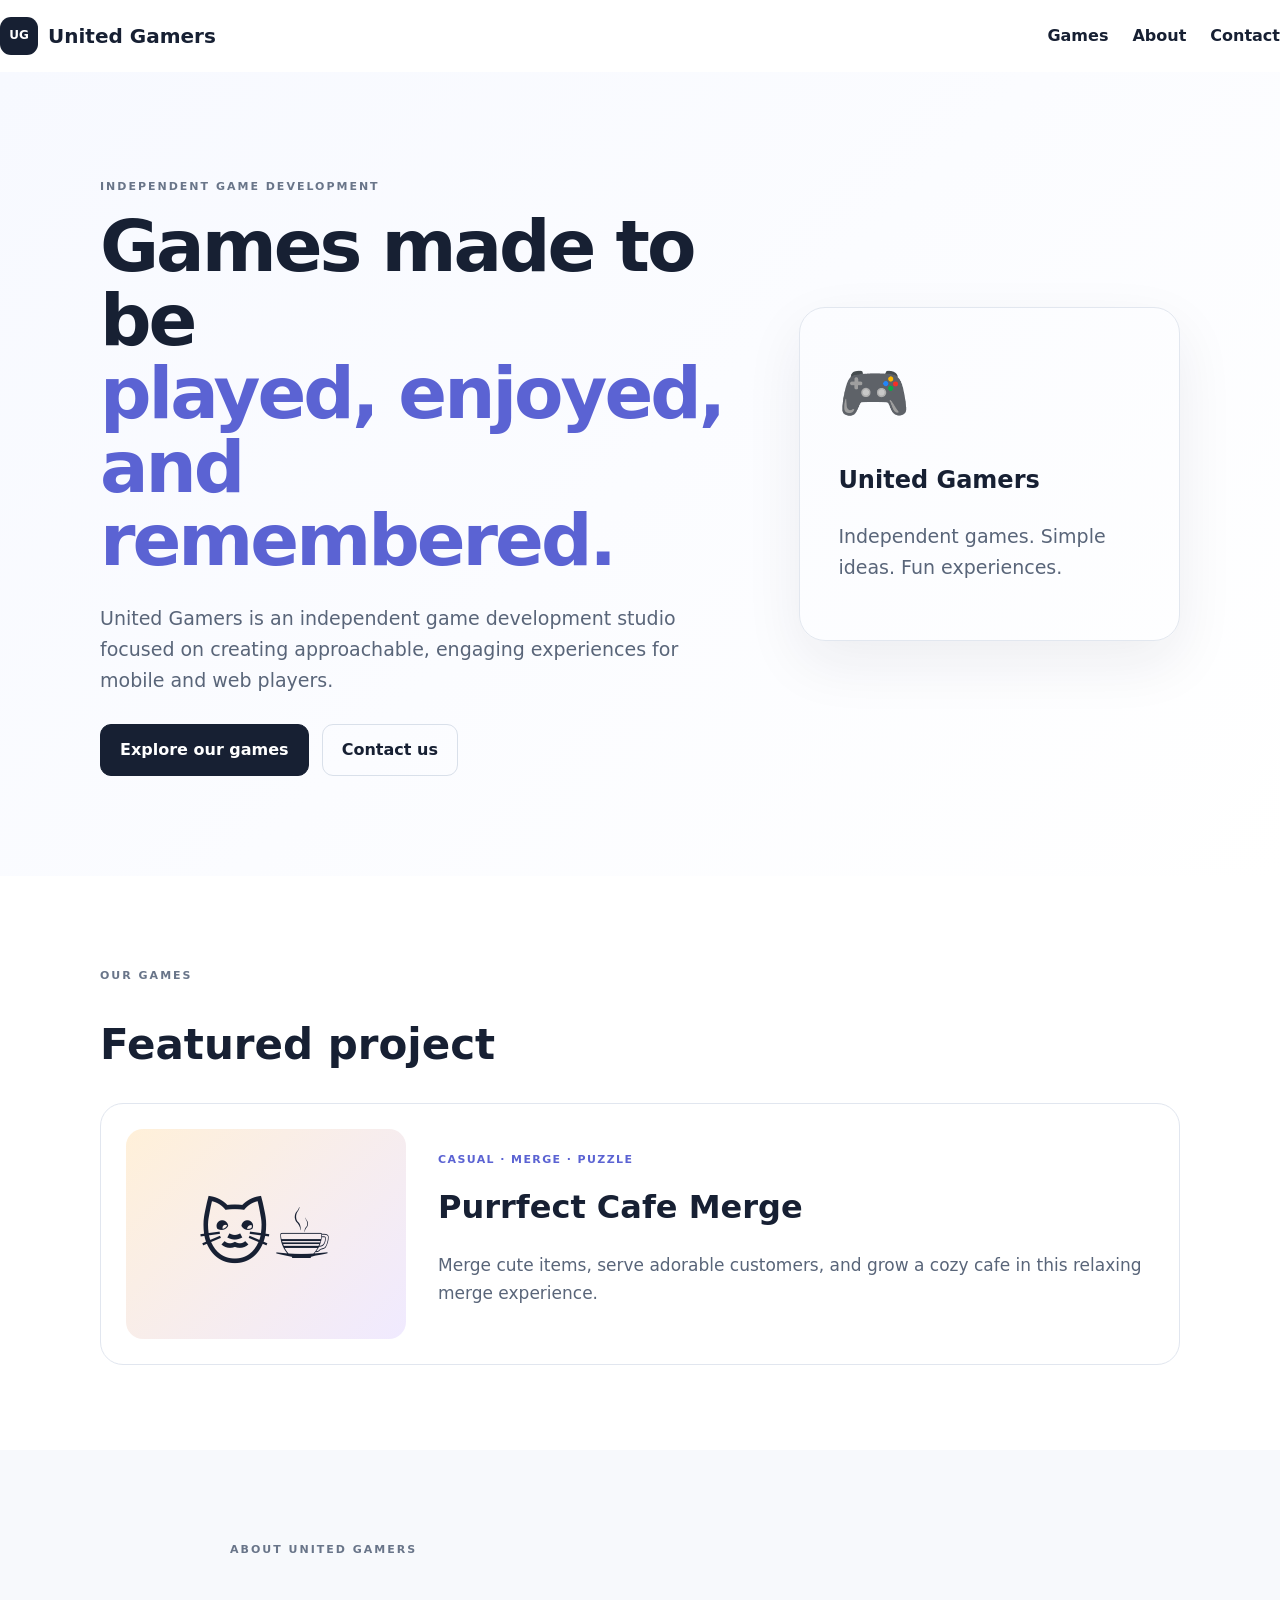
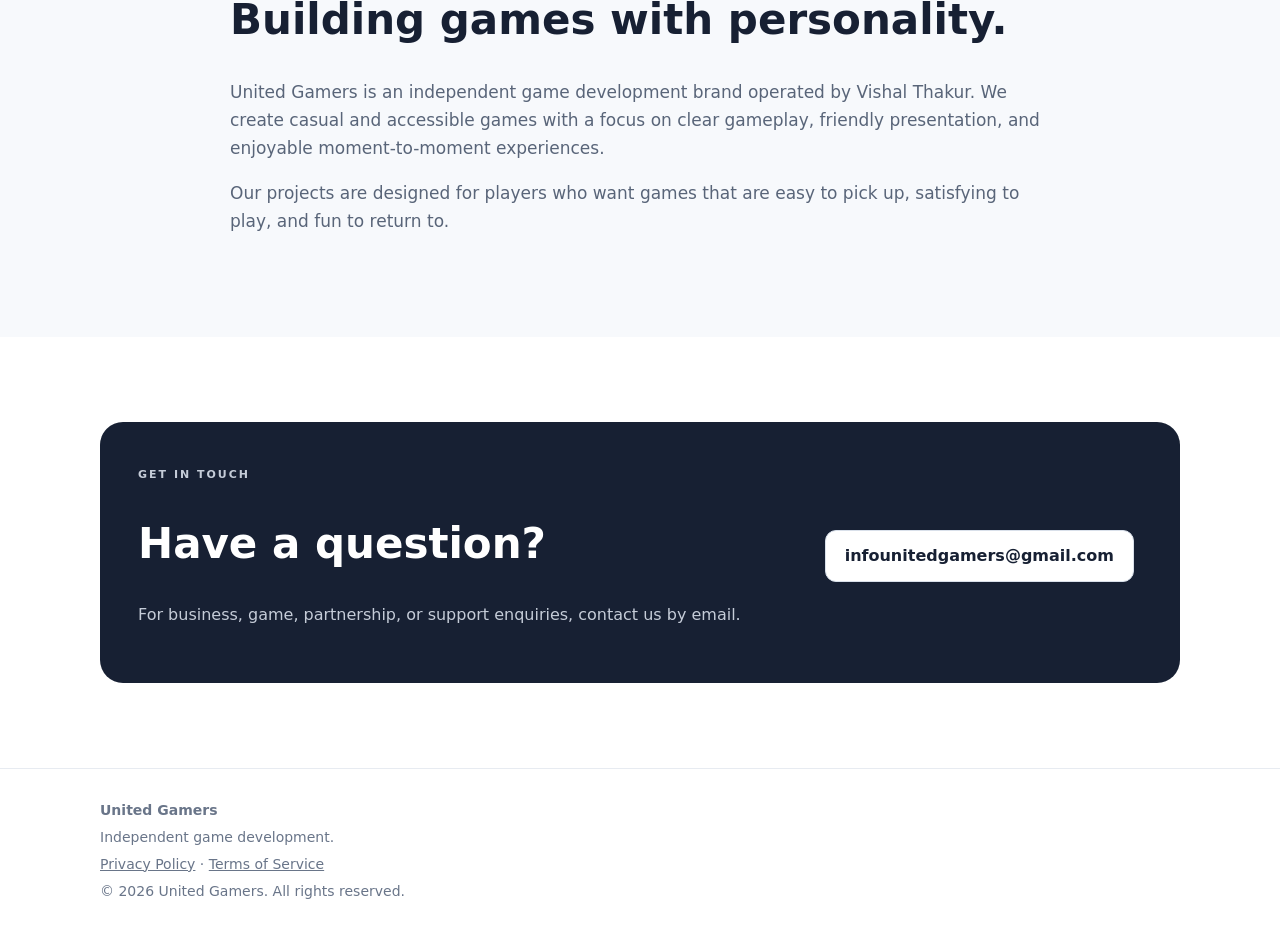
<file: index.html>
<!doctype html><html lang="en"><head><meta charset="utf-8"><meta name="viewport" content="width=device-width,initial-scale=1"><title>United Gamers — Independent Game Development</title><meta name="description" content="United Gamers is an independent game development studio creating engaging games for mobile and web players."><link rel="stylesheet" href="style.css"></head><body>
<header><nav class="nav"><a class="brand" href="index.html"><b>UG</b> United Gamers</a><div><a href="#games">Games</a><a href="#about">About</a><a href="#contact">Contact</a></div></nav></header>
<main>
<section class="hero"><div class="wrap grid"><div><small>INDEPENDENT GAME DEVELOPMENT</small><h1>Games made to be <em>played, enjoyed, and remembered.</em></h1><p>United Gamers is an independent game development studio focused on creating approachable, engaging experiences for mobile and web players.</p><a class="btn dark" href="#games">Explore our games</a> <a class="btn" href="mailto:infounitedgamers@gmail.com">Contact us</a></div><aside><div class="emoji">🎮</div><h2>United Gamers</h2><p>Independent games. Simple ideas. Fun experiences.</p></aside></div></section>
<section id="games" class="section"><div class="wrap"><small>OUR GAMES</small><h2>Featured project</h2><article class="card"><div class="art">🐱☕</div><div><strong>CASUAL · MERGE · PUZZLE</strong><h3>Purrfect Cafe Merge</h3><p>Merge cute items, serve adorable customers, and grow a cozy cafe in this relaxing merge experience.</p></div></article></div></section>
<section id="about" class="section pale"><div class="wrap narrow"><small>ABOUT UNITED GAMERS</small><h2>Building games with personality.</h2><p>United Gamers is an independent game development brand operated by Vishal Thakur. We create casual and accessible games with a focus on clear gameplay, friendly presentation, and enjoyable moment-to-moment experiences.</p><p>Our projects are designed for players who want games that are easy to pick up, satisfying to play, and fun to return to.</p></div></section>
<section id="contact" class="section"><div class="wrap contact"><div><small>GET IN TOUCH</small><h2>Have a question?</h2><p>For business, game, partnership, or support enquiries, contact us by email.</p></div><a class="btn light" href="mailto:infounitedgamers@gmail.com">infounitedgamers@gmail.com</a></div></section>
</main><footer><div class="wrap foot"><div><b>United Gamers</b><p>Independent game development.</p></div><div><a href="privacy.html">Privacy Policy</a> · <a href="terms.html">Terms of Service</a></div><p>© 2026 United Gamers. All rights reserved.</p></div></footer></body></html>
</file>
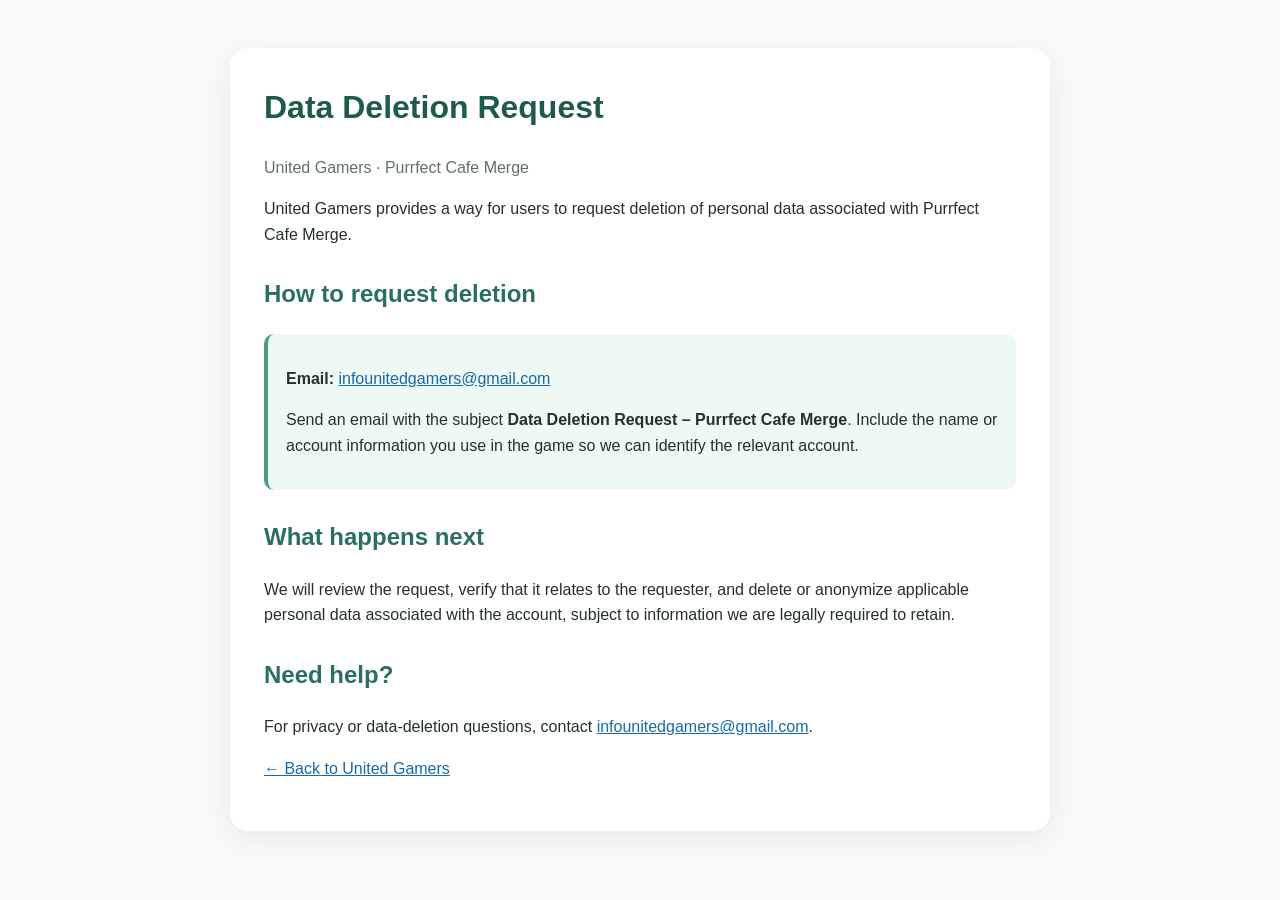
<file: data-deletion.html>
<!DOCTYPE html>
<html lang="en">
<head>
<meta charset="UTF-8">
<meta name="viewport" content="width=device-width, initial-scale=1.0">
<title>Data Deletion | United Gamers</title>
<style>
body{font-family:Arial,Helvetica,sans-serif;line-height:1.6;margin:0;background:#f7faf9;color:#24312d}
.wrap{max-width:820px;margin:0 auto;padding:48px 20px}
.card{background:#fff;border-radius:18px;padding:34px;box-shadow:0 8px 30px rgba(0,0,0,.07)}
h1{margin-top:0;color:#1f5b4d} h2{margin-top:28px;color:#2b6f60}
.box{background:#eef8f4;border-left:4px solid #4b9b84;padding:16px 18px;border-radius:10px}
a{color:#1769aa}.muted{color:#607069}
</style>
</head>
<body>
<div class="wrap"><div class="card">
<h1>Data Deletion Request</h1>
<p class="muted">United Gamers · Purrfect Cafe Merge</p>
<p>United Gamers provides a way for users to request deletion of personal data associated with Purrfect Cafe Merge.</p>
<h2>How to request deletion</h2>
<div class="box">
<p><strong>Email:</strong> <a href="mailto:infounitedgamers@gmail.com">infounitedgamers@gmail.com</a></p>
<p>Send an email with the subject <strong>Data Deletion Request – Purrfect Cafe Merge</strong>. Include the name or account information you use in the game so we can identify the relevant account.</p>
</div>
<h2>What happens next</h2>
<p>We will review the request, verify that it relates to the requester, and delete or anonymize applicable personal data associated with the account, subject to information we are legally required to retain.</p>
<h2>Need help?</h2>
<p>For privacy or data-deletion questions, contact <a href="mailto:infounitedgamers@gmail.com">infounitedgamers@gmail.com</a>.</p>
<p><a href="index.html">← Back to United Gamers</a></p>
</div></div>
</body>
</html>
</file>
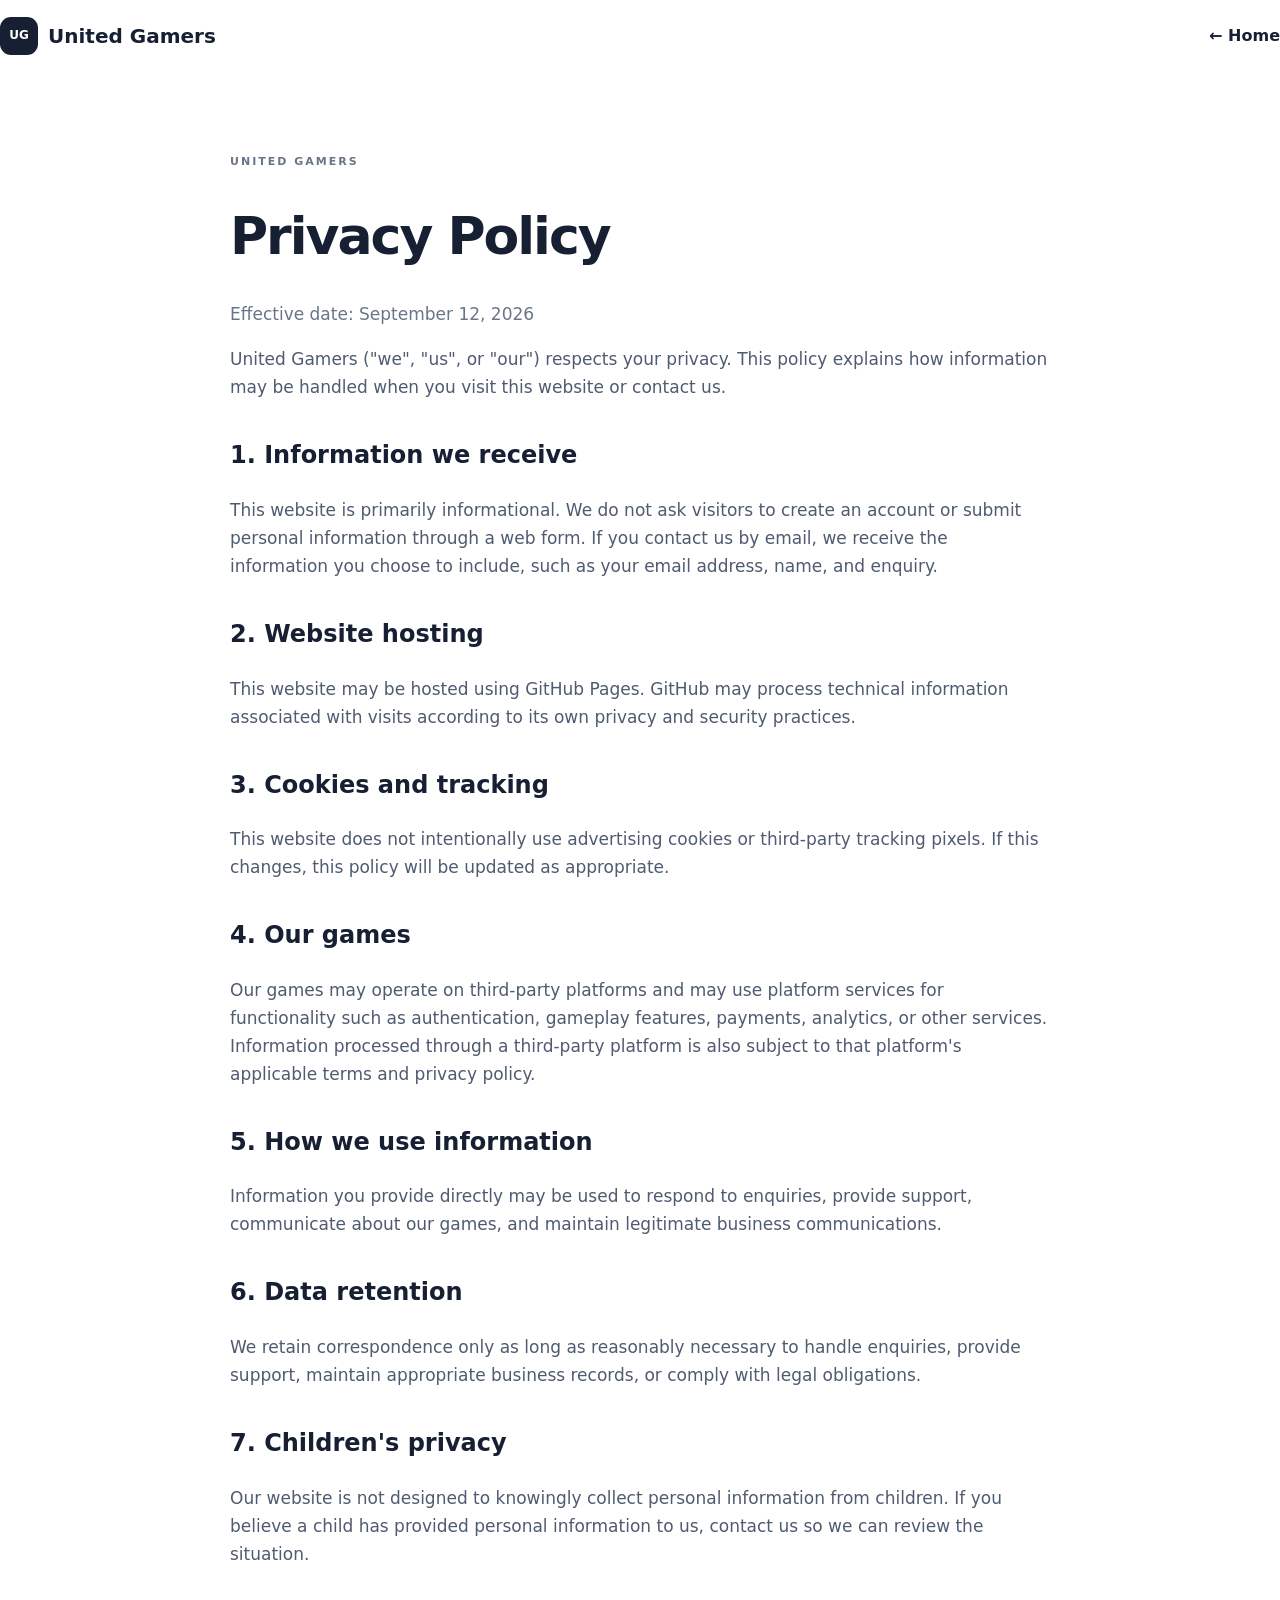
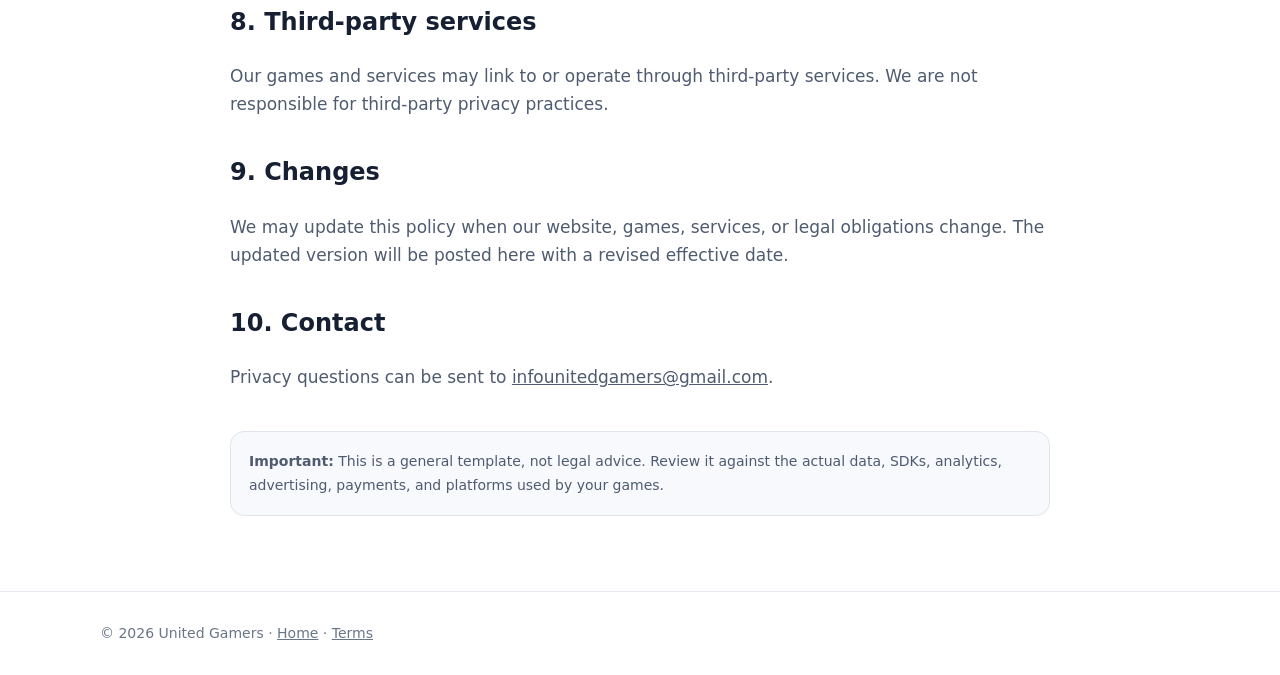
<file: privacy.html>
<!doctype html><html lang="en"><head><meta charset="utf-8"><meta name="viewport" content="width=device-width,initial-scale=1"><title>Privacy Policy — United Gamers</title><link rel="stylesheet" href="style.css"></head><body><header><nav class="nav"><a class="brand" href="index.html"><b>UG</b> United Gamers</a><a href="index.html">← Home</a></nav></header><main class="legal"><div class="wrap narrow"><small>UNITED GAMERS</small><h1>Privacy Policy</h1><p class="muted">Effective date: September 12, 2026</p>
<p>United Gamers ("we", "us", or "our") respects your privacy. This policy explains how information may be handled when you visit this website or contact us.</p>
<h2>1. Information we receive</h2><p>This website is primarily informational. We do not ask visitors to create an account or submit personal information through a web form. If you contact us by email, we receive the information you choose to include, such as your email address, name, and enquiry.</p>
<h2>2. Website hosting</h2><p>This website may be hosted using GitHub Pages. GitHub may process technical information associated with visits according to its own privacy and security practices.</p>
<h2>3. Cookies and tracking</h2><p>This website does not intentionally use advertising cookies or third-party tracking pixels. If this changes, this policy will be updated as appropriate.</p>
<h2>4. Our games</h2><p>Our games may operate on third-party platforms and may use platform services for functionality such as authentication, gameplay features, payments, analytics, or other services. Information processed through a third-party platform is also subject to that platform's applicable terms and privacy policy.</p>
<h2>5. How we use information</h2><p>Information you provide directly may be used to respond to enquiries, provide support, communicate about our games, and maintain legitimate business communications.</p>
<h2>6. Data retention</h2><p>We retain correspondence only as long as reasonably necessary to handle enquiries, provide support, maintain appropriate business records, or comply with legal obligations.</p>
<h2>7. Children's privacy</h2><p>Our website is not designed to knowingly collect personal information from children. If you believe a child has provided personal information to us, contact us so we can review the situation.</p>
<h2>8. Third-party services</h2><p>Our games and services may link to or operate through third-party services. We are not responsible for third-party privacy practices.</p>
<h2>9. Changes</h2><p>We may update this policy when our website, games, services, or legal obligations change. The updated version will be posted here with a revised effective date.</p>
<h2>10. Contact</h2><p>Privacy questions can be sent to <a href="mailto:infounitedgamers@gmail.com">infounitedgamers@gmail.com</a>.</p>
<div class="note"><b>Important:</b> This is a general template, not legal advice. Review it against the actual data, SDKs, analytics, advertising, payments, and platforms used by your games.</div>
</div></main><footer><div class="wrap">© 2026 United Gamers · <a href="index.html">Home</a> · <a href="terms.html">Terms</a></div></footer></body></html>
</file>
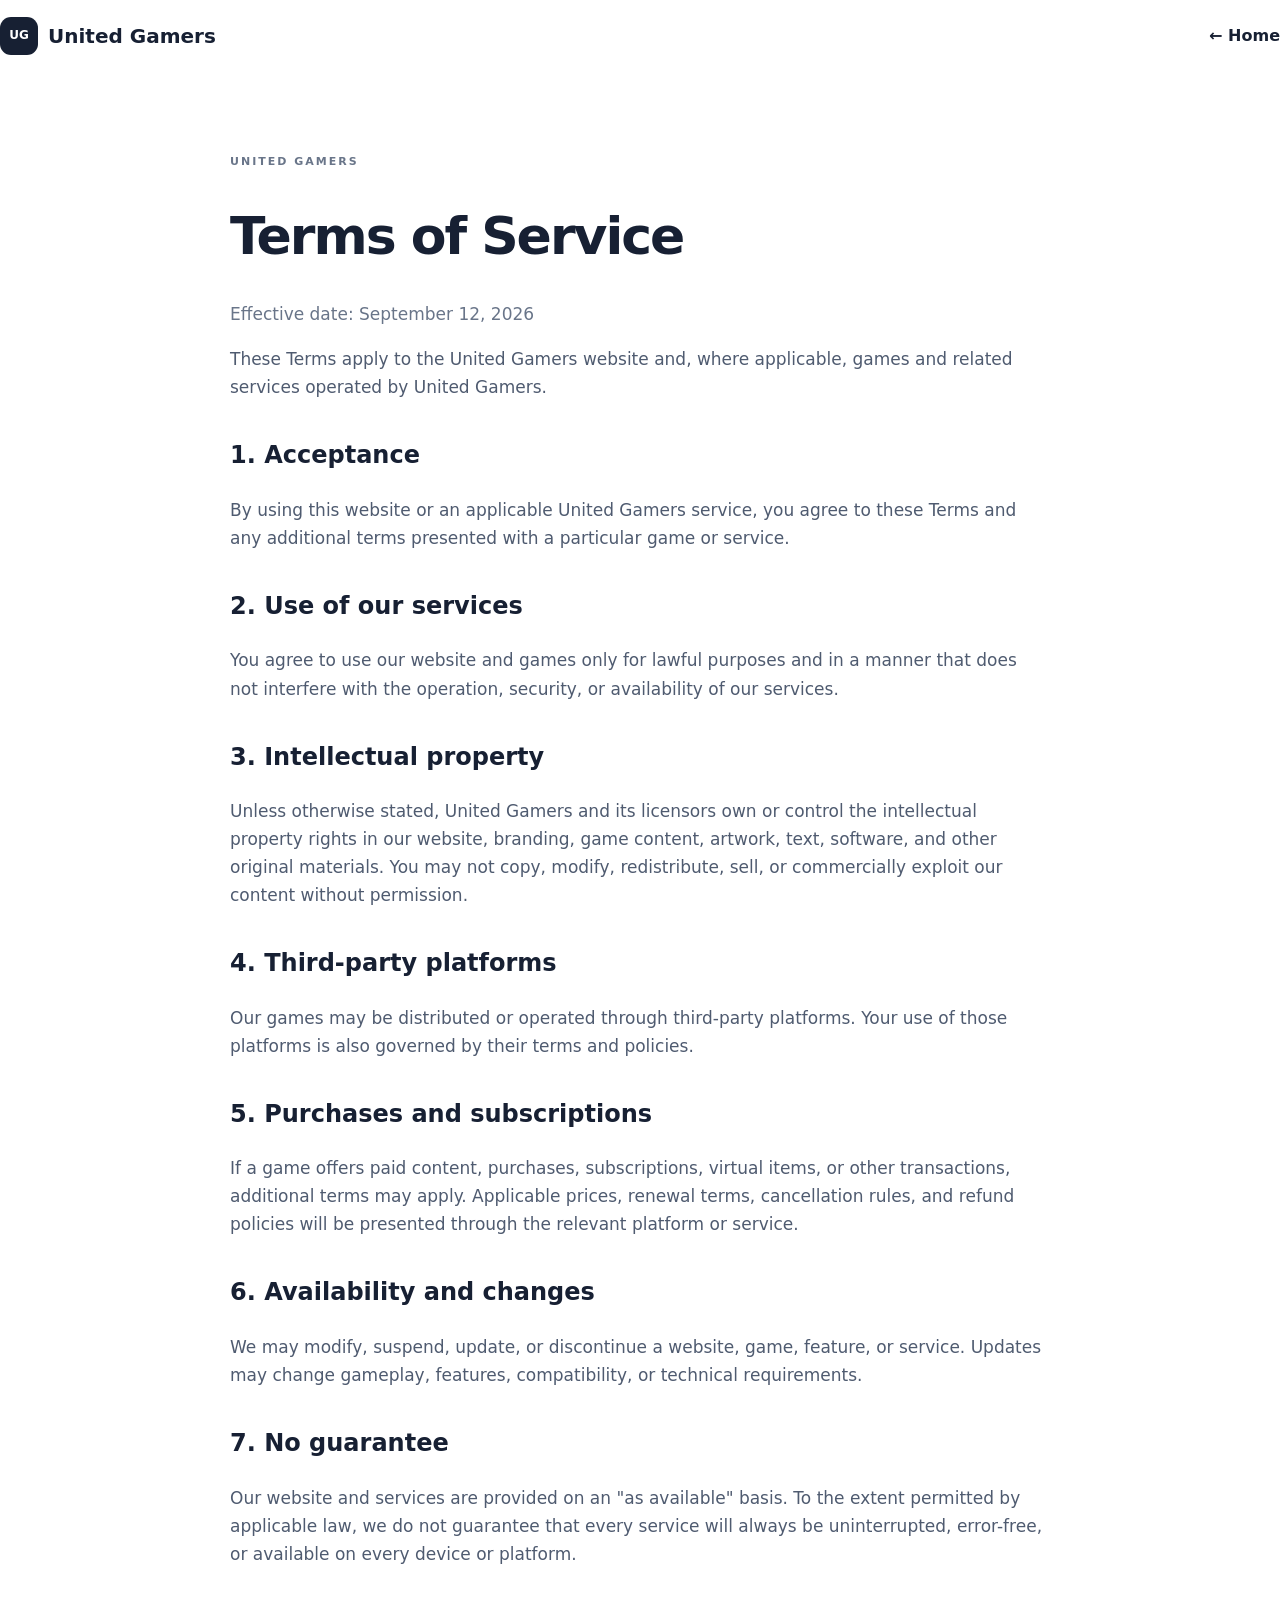
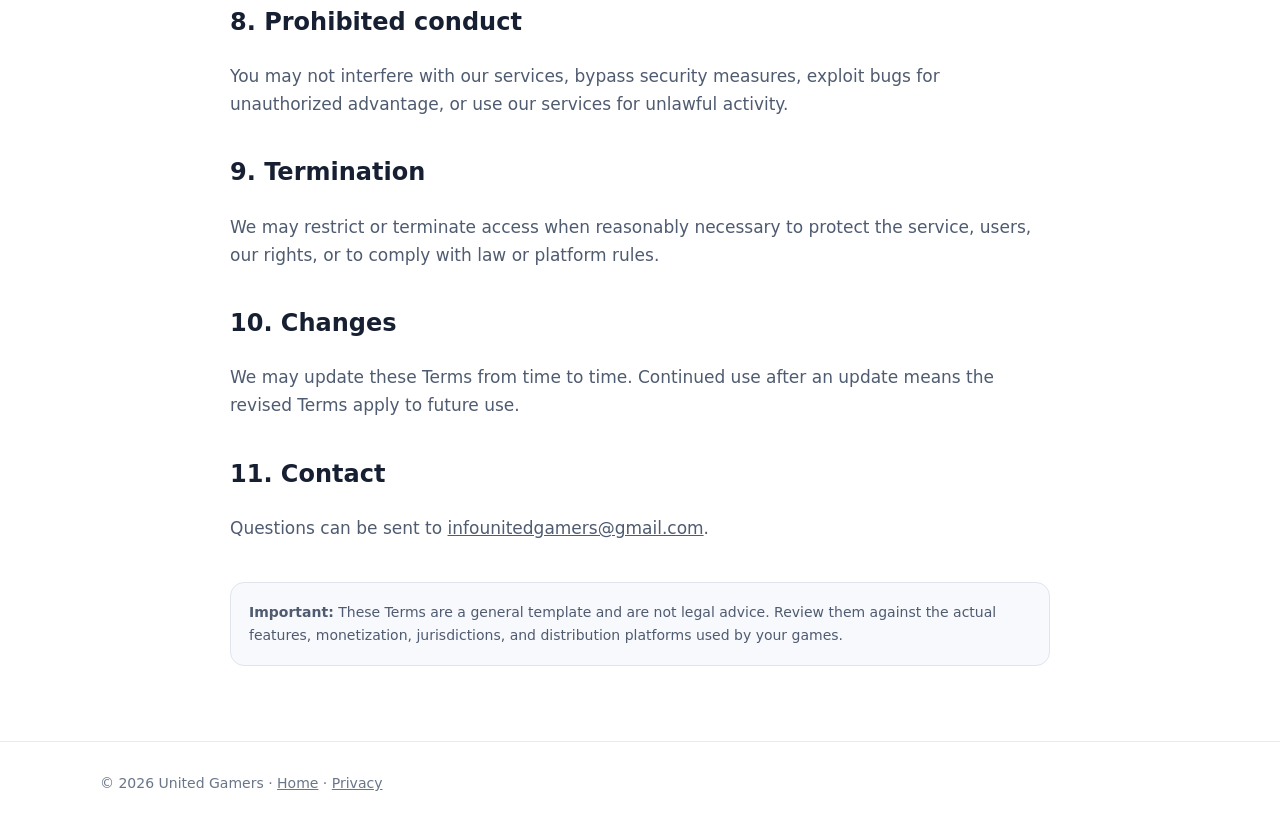
<file: terms.html>
<!doctype html><html lang="en"><head><meta charset="utf-8"><meta name="viewport" content="width=device-width,initial-scale=1"><title>Terms of Service — United Gamers</title><link rel="stylesheet" href="style.css"></head><body><header><nav class="nav"><a class="brand" href="index.html"><b>UG</b> United Gamers</a><a href="index.html">← Home</a></nav></header><main class="legal"><div class="wrap narrow"><small>UNITED GAMERS</small><h1>Terms of Service</h1><p class="muted">Effective date: September 12, 2026</p>
<p>These Terms apply to the United Gamers website and, where applicable, games and related services operated by United Gamers.</p>
<h2>1. Acceptance</h2><p>By using this website or an applicable United Gamers service, you agree to these Terms and any additional terms presented with a particular game or service.</p>
<h2>2. Use of our services</h2><p>You agree to use our website and games only for lawful purposes and in a manner that does not interfere with the operation, security, or availability of our services.</p>
<h2>3. Intellectual property</h2><p>Unless otherwise stated, United Gamers and its licensors own or control the intellectual property rights in our website, branding, game content, artwork, text, software, and other original materials. You may not copy, modify, redistribute, sell, or commercially exploit our content without permission.</p>
<h2>4. Third-party platforms</h2><p>Our games may be distributed or operated through third-party platforms. Your use of those platforms is also governed by their terms and policies.</p>
<h2>5. Purchases and subscriptions</h2><p>If a game offers paid content, purchases, subscriptions, virtual items, or other transactions, additional terms may apply. Applicable prices, renewal terms, cancellation rules, and refund policies will be presented through the relevant platform or service.</p>
<h2>6. Availability and changes</h2><p>We may modify, suspend, update, or discontinue a website, game, feature, or service. Updates may change gameplay, features, compatibility, or technical requirements.</p>
<h2>7. No guarantee</h2><p>Our website and services are provided on an "as available" basis. To the extent permitted by applicable law, we do not guarantee that every service will always be uninterrupted, error-free, or available on every device or platform.</p>
<h2>8. Prohibited conduct</h2><p>You may not interfere with our services, bypass security measures, exploit bugs for unauthorized advantage, or use our services for unlawful activity.</p>
<h2>9. Termination</h2><p>We may restrict or terminate access when reasonably necessary to protect the service, users, our rights, or to comply with law or platform rules.</p>
<h2>10. Changes</h2><p>We may update these Terms from time to time. Continued use after an update means the revised Terms apply to future use.</p>
<h2>11. Contact</h2><p>Questions can be sent to <a href="mailto:infounitedgamers@gmail.com">infounitedgamers@gmail.com</a>.</p>
<div class="note"><b>Important:</b> These Terms are a general template and are not legal advice. Review them against the actual features, monetization, jurisdictions, and distribution platforms used by your games.</div>
</div></main><footer><div class="wrap">© 2026 United Gamers · <a href="index.html">Home</a> · <a href="privacy.html">Privacy</a></div></footer></body></html>
</file>
<file: style.css>
*{box-sizing:border-box}html{scroll-behavior:smooth}body{margin:0;font-family:Inter,system-ui,-apple-system,"Segoe UI",sans-serif;color:#172033;line-height:1.65}a{color:inherit}.wrap{width:min(1080px,92%);margin:auto}.nav{height:72px;display:flex;align-items:center;justify-content:space-between}.nav>a:last-child,.nav div a{margin-left:24px;text-decoration:none;font-weight:650}.brand{display:flex;align-items:center;gap:10px;text-decoration:none;font-weight:850;font-size:20px}.brand b{display:grid;place-items:center;width:38px;height:38px;border-radius:11px;background:#172033;color:white;font-size:12px}.hero{padding:100px 0;background:linear-gradient(135deg,#f7f9ff,#fff)}.grid{display:grid;grid-template-columns:1.25fr .75fr;gap:65px;align-items:center}.hero h1{font-size:clamp(44px,6vw,72px);line-height:1.02;letter-spacing:-3px;margin:12px 0 25px}.hero em{font-style:normal;color:#5b63d3;display:block}.hero p{font-size:19px;color:#596579}.hero aside{padding:38px;border:1px solid #e2e7ef;border-radius:26px;box-shadow:0 22px 60px #17203312}.emoji{font-size:58px}small{font-size:11px;font-weight:850;letter-spacing:2px;color:#697589}.btn{display:inline-block;padding:12px 19px;border:1px solid #d9e0ea;border-radius:11px;text-decoration:none;font-weight:750;margin:8px 8px 0 0}.dark{background:#172033;color:#fff;border-color:#172033}.light{background:#fff;color:#172033}.section{padding:85px 0}.section h2{font-size:42px;line-height:1.1}.card{display:grid;grid-template-columns:280px 1fr;gap:32px;align-items:center;border:1px solid #e1e6ef;border-radius:23px;padding:25px}.art{min-height:210px;border-radius:17px;display:grid;place-items:center;font-size:70px;background:linear-gradient(135deg,#fff0d9,#f0eaff)}.card strong{font-size:11px;letter-spacing:1.4px;color:#5b63d3}.card h3{font-size:32px;margin:10px 0}.card p,.narrow p{color:#596579;font-size:17px}.pale{background:#f7f9fc}.narrow{max-width:820px}.contact{padding:38px;border-radius:23px;background:#172033;color:#fff;display:flex;align-items:center;justify-content:space-between;gap:25px}.contact p{color:#c5ccd8}.contact small{color:#c5ccd8}.legal{padding:75px 0}.legal h1{font-size:52px;line-height:1.1;letter-spacing:-2px}.legal h2{margin-top:35px}.legal p{color:#4f5b70}.muted{color:#697589!important}.note{margin-top:40px;padding:18px;border:1px solid #e0e5ed;border-radius:14px;background:#f7f9fc;color:#4f5b70;font-size:14px}footer{border-top:1px solid #e7ebf1;padding:30px 0;color:#697589;font-size:14px}footer p{margin:4px 0}@media(max-width:760px){.grid,.card{grid-template-columns:1fr}.nav div{display:none}.contact{display:block}.hero{padding:65px 0}.hero h1{letter-spacing:-2px}.section h2{font-size:34px}}
</file>
